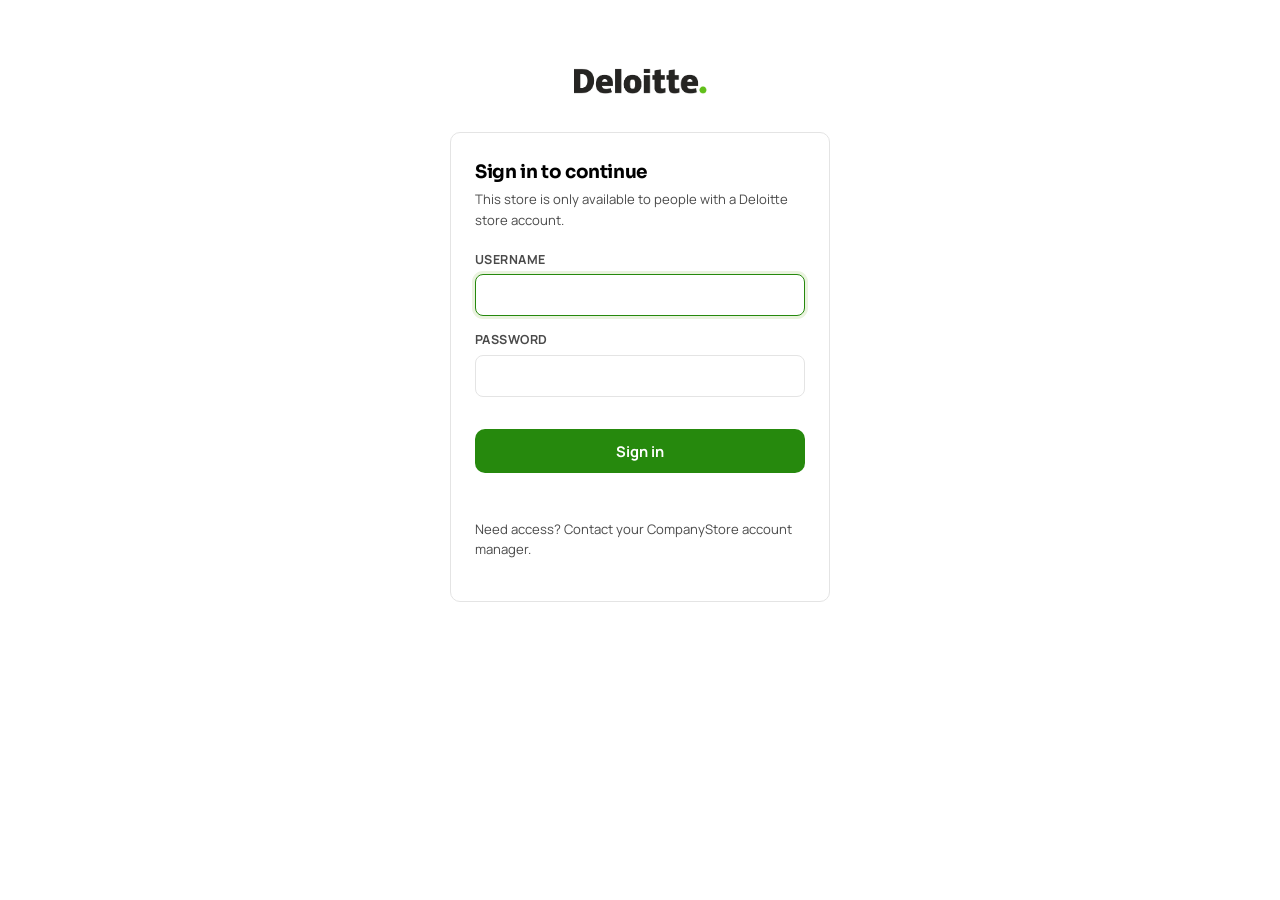
<file: index.html>
<!doctype html>
<html lang="en">
<head>
<meta charset="utf-8">
<script>if(!sessionStorage.getItem('cs_session')){location.replace('login.html?next='+encodeURIComponent(location.pathname.split('/').pop()||'index.html'));}</script>
<meta name="viewport" content="width=device-width,initial-scale=1">
<meta name="robots" content="noindex,nofollow">
<title>Deloitte Merchandise Store</title>
<link rel="preconnect" href="https://fonts.googleapis.com">
<link rel="preconnect" href="https://fonts.gstatic.com" crossorigin>
<link href="https://fonts.googleapis.com/css2?family=Sora:wght@400;500;600;700;800&family=Manrope:wght@400;500;600;700&display=swap" rel="stylesheet">
<link rel="stylesheet" href="assets/css/app.css">
</head>
<body>
<main>
  <section id="hero"></section>

  <div class="wrap">
    <div id="banners"></div>

    <section class="home-sec">
      <h2>Shop the category</h2>
      <div class="cat-tiles" id="cats"></div>
    </section>

    <section class="home-sec">
      <div class="row-between" style="margin-bottom:22px">
        <h2 style="margin:0">Deloitte Top Selling</h2>
        <a class="link-quiet" href="all.html">View all</a>
      </div>
      <div class="grid grid-5" id="featured"></div>
    </section>
  </div>
</main>

<script src="assets/js/app.js"></script>
<script>
(async function () {
  await Catalog.load();
  mount();
  paintHero();
  paintBanners();

  const counts = {};
  for (const p of Catalog.products) counts[p.category] = (counts[p.category] || 0) + 1;

  /* Each category is shown by its dearest product, which is reliably the one
     photographed well enough to carry a tile. */
  document.getElementById('cats').append(...Catalog.categories.map(c => {
    const inCat = Catalog.products.filter(p => p.category === c.slug);
    const withImg = inCat.filter(p => p.image && !String(p.image).startsWith('data:'));
    const rep = (withImg.length ? withImg : inCat)
      .sort((a, b) => b.base_price - a.base_price)[0];
    return el('a', { class: 'cat-tile', href: 'category.html?cat=' + encodeURIComponent(c.slug) },
      el('div', { class: 'cat-tile-img' },
        rep ? el('img', { src: imgAt(rep.image, 400), alt: '', loading: 'lazy' }) : null),
      el('div', { class: 'cat-tile-label' }, c.label),
      el('div', { class: 'small muted' }, `${counts[c.slug] || 0} products`));
  }));

  // The products the sheet actually flags as top selling, dearest first, capped at 10.
  const picks = Catalog.products.filter(p => p.top_selling)
    .sort((a, b) => b.base_price - a.base_price).slice(0, 10);
  document.getElementById('featured').append(...picks.map(productCard));
})();

/* First active banner is the hero. Falls back to the settings copy, then to
   hard-coded text, so the page never renders empty. */
function paintHero() {
  const b = Site.banners[0];
  const host = document.getElementById('hero');

  /* Banner artwork carries its own headline, body copy and logo, so it is
     shown whole rather than darkened into a backdrop for a second set of the
     same words. Several banners with artwork become a carousel; one is just a
     picture. Without artwork the page still needs the typeset hero below. */
  const art = Site.banners.filter(x => x.image_url);
  if (art.length) {
    host.className = 'hero-art';
    const slides = art.map((s, i) => {
      const img = el('img', { src: s.image_url, alt: s.title || 'Deloitte Merchandise Store',
        loading: i ? 'lazy' : 'eager' });
      const slide = s.link_url
        ? el('a', { class: 'hero-slide' + (i ? '' : ' on'), href: s.link_url }, img)
        : el('div', { class: 'hero-slide' + (i ? '' : ' on') }, img);
      host.append(slide);
      return slide;
    });

    if (art.length > 1) {
      let at = 0;
      const dots = art.map((s, i) => el('button', {
        class: 'hero-dot' + (i ? '' : ' on'), type: 'button',
        'aria-label': 'Banner ' + (i + 1), onclick: () => show(i),
      }));
      const show = i => {
        at = i;
        slides.forEach((sl, n) => sl.classList.toggle('on', n === i));
        dots.forEach((d, n) => d.classList.toggle('on', n === i));
      };
      host.append(el('div', { class: 'hero-dots' }, dots));
      setInterval(() => show((at + 1) % art.length), 6000);
    }
    return;
  }

  host.className = 'hero';
  host.append(el('div', { class: 'wrap' },
    el('img', { class: 'hero-logo', alt: 'SecondHQ',
      src: Site.get('logo_white_url', 'assets/brand/logo-white.png') }),
    el('h1', {}, (b && b.title) || Site.get('hero_title', 'CompanyStore branded merchandise')),
    el('p', {}, (b && b.subtitle) || Site.get('hero_subtitle',
      'Browse the approved catalogue. Sign in at checkout to raise an order for approval.')),
    b && b.link_url
      ? el('a', { class: 'btn', href: b.link_url, style: 'margin-top:18px' }, 'Browse')
      : null));
}

/* Any banners after the first render as a promo row. */
function paintBanners() {
  const rest = Site.banners.slice(1);
  const host = document.getElementById('banners');
  if (!rest.length) return;
  host.className = 'promo-grid';
  host.append(...rest.map(b => el('a', {
    class: 'promo', href: b.link_url || '#',
    style: b.image_url ? `background-image:linear-gradient(rgba(0,21,61,.55),rgba(0,21,61,.55)),url(${b.image_url})` : '',
  }, el('div', {}, el('h3', {}, b.title || ''), el('p', { class: 'small' }, b.subtitle || '')))));
}
</script>
</body>
</html>
</file>
<file: assets/css/app.css>
/* CompanyStore B2B store.
   Palette sampled live from secondhq.com (DOM computed-style inspection,
   2026-09-03), not a redraw: the logo mark itself renders at #3401FF, page
   surfaces sit in a dark navy/slate range, secondary links run a cooler
   royal blue, and neutrals are cool slates rather than true greys. Token
   *names* are kept from the previous (CompanyStore) build so the rest of this file,
   and every page that references var(--brand) etc., did not need to change
   — only the values did. */

:root {
  --brand: #26890D;       /* Deloitte accessible green (buttons/links) */
  --brand-dark: #1C6B0A;
  --brand-deep: #046A38;
  --brand-bright: #86BC25;/* Deloitte signature green (accents) */
  --ink: #000000;         /* Deloitte black — hero/dark surfaces */
  --ink-soft: #1A1A1A;
  --grey: #8A8A8A;
  --off: #F7F7F7;
  --tint: #EAF3DF;        /* light green tint */
  --line: #E4E4E4;
  --muted: #4A4A4A;
  --radius: 10px;
  --shadow: 0 1px 3px rgba(0, 0, 0, .07), 0 8px 24px rgba(0, 0, 0, .06);
}

* { box-sizing: border-box; }

html { -webkit-text-size-adjust: 100%; }

body {
  margin: 0;
  font-family: Manrope, -apple-system, BlinkMacSystemFont, 'Segoe UI', sans-serif;
  color: var(--ink);
  background: #fff;
  font-size: 15px;
  line-height: 1.55;
  display: flex;
  flex-direction: column;
  min-height: 100vh;
}

main { flex: 1; }

a { color: var(--ink); text-decoration: none; }
a:hover { color: var(--brand); }

/* secondhq.com sets headlines in Arboria, a licensed font we can't legally
   embed from a CDN. Sora is the closest freely-licensed match: a bold,
   geometric grotesque with the same squared, confident letterforms. */
h1, h2, h3, h4 { margin: 0 0 .5rem; font-family: Sora, Manrope, sans-serif; font-weight: 700; letter-spacing: -.02em; line-height: 1.2; }
h1 { font-size: 2rem; }
h2 { font-size: 1.35rem; }
h3 { font-size: 1.05rem; }

.wrap { width: 100%; max-width: 1180px; margin: 0 auto; padding: 0 20px; }
.hidden { display: none !important; }
.muted { color: var(--muted); }
.small { font-size: .82rem; }
.mono { font-variant-numeric: tabular-nums; }
.right { text-align: right; }
.center { text-align: center; }
.stack > * + * { margin-top: 1rem; }
.row { display: flex; gap: 12px; align-items: center; }
.row-between { display: flex; gap: 12px; align-items: center; justify-content: space-between; }
.grow { flex: 1; }

/* ------------------------------------------------------------------ header */

.site-head {
  border-bottom: 1px solid var(--line);
  background: #fff;
  position: sticky;
  top: 0;
  z-index: 40;
}

.head-inner { display: flex; align-items: center; gap: 28px; height: 68px; }

.brand { display: flex; align-items: center; gap: 11px; }
.brand-logo { height: 20px; width: auto; display: block; }
.brand-sub { font-size: .78rem; color: var(--muted); font-weight: 600; text-transform: uppercase; letter-spacing: .08em; }

.nav { display: flex; gap: 22px; flex: 1; }
.nav a { font-weight: 600; font-size: .92rem; padding: 6px 0; border-bottom: 2px solid transparent; }
.nav a.on, .nav a:hover { border-bottom-color: var(--brand); color: var(--ink); }

.head-right { display: flex; align-items: center; gap: 18px; }
.who { display: flex; align-items: center; gap: 12px; }
.who-name { font-size: .85rem; font-weight: 600; }
.link-quiet { font-size: .85rem; color: var(--muted); font-weight: 600; }
.link-quiet:hover { color: var(--brand); }

.cart-btn {
  display: inline-flex; align-items: center; gap: 8px;
  background: var(--ink); color: #fff;
  padding: 9px 16px; border-radius: var(--radius);
  font-weight: 700; font-size: .85rem;
}
.cart-btn:hover { background: var(--brand); color: #fff; }
.pill {
  background: var(--brand); color: #fff; border-radius: 999px;
  min-width: 20px; height: 20px; padding: 0 6px;
  display: inline-flex; align-items: center; justify-content: center;
  font-size: .72rem; font-weight: 800;
}
.cart-btn .pill { background: var(--brand); color: #fff; }

/* ------------------------------------------------------------------ footer */

.site-foot { border-top: 1px solid var(--line); margin-top: 64px; padding: 22px 0; background: var(--off); }
.foot-inner { display: flex; justify-content: space-between; font-size: .82rem; color: var(--muted); }

/* -------------------------------------------------------------------- hero */

.hero { background: var(--ink); color: #fff; padding: 52px 0 56px; }
.hero h1 { color: #fff; font-size: 2.4rem; max-width: 640px; }
.hero p { color: var(--grey); max-width: 560px; margin: 0; }
.hero .bar { width: 56px; height: 4px; background: var(--brand); margin-bottom: 20px; }
.hero-logo { height: 28px; width: auto; display: block; margin-bottom: 22px; }

/* Hero that is one piece of artwork rather than typeset copy over a photo. */
.hero-art { display: block; background: var(--ink); }
.hero-art img { display: block; width: 100%; height: auto; }
.hero-art .wrap { padding: 18px 0 4px; }

.cat-grid { display: grid; grid-template-columns: repeat(4, 1fr); gap: 16px; margin: 32px 0; }
.cat-card {
  border: 1px solid var(--line); border-radius: var(--radius);
  padding: 20px; background: #fff; transition: .15s;
}
.cat-card:hover { border-color: var(--brand); box-shadow: var(--shadow); }
.cat-card h3 { margin-bottom: 2px; }
.cat-card .small { color: var(--muted); }

/* ------------------------------------------------------------------- cards */

.grid { display: grid; grid-template-columns: repeat(4, 1fr); gap: 18px; }

.card {
  border: 1px solid var(--line); border-radius: var(--radius);
  overflow: hidden; background: #fff; display: flex; flex-direction: column;
  transition: .15s;
}
.card:hover { box-shadow: var(--shadow); border-color: var(--grey); }

.card-img {
  aspect-ratio: 1; background: var(--off);
  display: flex; align-items: center; justify-content: center; overflow: hidden;
}
.card-img img { width: 100%; height: 100%; object-fit: contain; }

.card-body { padding: 14px; display: flex; flex-direction: column; gap: 6px; flex: 1; }
.card-name { font-weight: 700; font-size: .92rem; line-height: 1.35; }
.card-sku { font-size: .72rem; color: var(--grey); font-weight: 600; letter-spacing: .04em; }
.card-price { font-weight: 800; font-size: 1.05rem; margin-top: auto; }
.card-price .from { font-size: .72rem; color: var(--muted); font-weight: 600; display: block; }
.card-moq { font-size: .74rem; color: var(--muted); font-weight: 600; }

.tag {
  display: inline-block; align-self: flex-start; background: var(--tint); color: var(--brand);
  border-radius: 4px; padding: 2px 7px; font-size: .68rem;
  font-weight: 800; letter-spacing: .05em; text-transform: uppercase;
}

.card-badges { display: flex; flex-wrap: wrap; gap: 6px; }
.badge {
  display: inline-block; border-radius: 4px; padding: 2px 7px; font-size: .64rem;
  font-weight: 800; letter-spacing: .05em; text-transform: uppercase;
}
.badge-top { background: #fff4e0; color: #a15c00; }
.badge-sustainable { background: #e6f6ea; color: #1a7a3c; }

/* ----------------------------------------------------------------- product */

.pdp { display: grid; grid-template-columns: 1fr 1fr; gap: 44px; margin: 32px 0; align-items: start; }
.pdp > * { min-width: 0; }
.pdp-img { background: var(--off); border-radius: var(--radius); aspect-ratio: 1; position: sticky; top: 88px; display: flex; align-items: center; justify-content: center; }
.pdp-img img { width: 92%; height: 92%; object-fit: contain; }

.spec-table { width: 100%; border-collapse: collapse; font-size: .88rem; }
.spec-table td { padding: 7px 0; border-bottom: 1px solid var(--line); vertical-align: top; }
.spec-table td:first-child { color: var(--muted); font-weight: 600; width: 38%; }

.tier-table { width: 100%; border-collapse: collapse; font-size: .88rem; margin-top: 8px; }
.tier-table th { text-align: left; font-size: .7rem; text-transform: uppercase; letter-spacing: .06em; color: var(--muted); padding: 8px 10px; border-bottom: 1px solid var(--line); }
.tier-table td { padding: 9px 10px; border-bottom: 1px solid var(--line); }
.tier-table tr.on { background: var(--tint); }
.tier-table tr.on td { font-weight: 800; }
.tier-table tr.on td:first-child::before { content: '▸ '; color: var(--brand); }

.size-grid { display: flex; flex-wrap: wrap; gap: 8px; }
.size-box {
  border: 1px solid var(--line); border-radius: 8px; padding: 8px;
  width: 74px; text-align: center;
}
.size-box.has { border-color: var(--ink); }
.size-box label { display: block; font-weight: 800; font-size: .78rem; margin-bottom: 5px; }
.size-box input { width: 100%; border: 0; text-align: center; font-family: inherit; font-weight: 700; font-size: .9rem; padding: 3px 0; background: var(--off); border-radius: 5px; }
.size-box input:focus { outline: 2px solid var(--brand); }

/* ------------------------------------------------------------------ inputs */

.btn {
  display: inline-flex; align-items: center; justify-content: center; gap: 8px;
  background: var(--brand); color: #fff; border: 0;
  padding: 12px 22px; border-radius: var(--radius);
  font-family: inherit; font-weight: 700; font-size: .92rem; cursor: pointer;
  transition: .15s;
}
.btn:hover { background: var(--brand-dark); color: #fff; }
.btn:disabled { background: var(--grey); cursor: not-allowed; }
.btn-dark { background: var(--ink); }
.btn-dark:hover { background: var(--ink-soft); }
.btn-ghost { background: #fff; color: var(--ink); border: 1px solid var(--line); }
.btn-ghost:hover { background: var(--off); color: var(--ink); border-color: var(--grey); }
.btn-sm { padding: 7px 13px; font-size: .8rem; }
.btn-block { width: 100%; }

label.field { display: block; margin-bottom: 14px; }
label.field > span { display: block; font-size: .78rem; font-weight: 700; margin-bottom: 5px; text-transform: uppercase; letter-spacing: .04em; color: var(--muted); }
label.field > span .req { color: var(--brand); }

input[type=text], input[type=email], input[type=password], input[type=tel],
input[type=number], input[type=date], select, textarea {
  width: 100%; padding: 10px 12px;
  border: 1px solid var(--line); border-radius: 8px;
  font-family: inherit; font-size: .92rem; background: #fff; color: var(--ink);
}
input:focus, select:focus, textarea:focus { outline: 0; border-color: var(--brand); box-shadow: 0 0 0 3px var(--tint); }
textarea { min-height: 92px; resize: vertical; }
input[type=file] { font-size: .85rem; }

.form-grid { display: grid; grid-template-columns: 1fr 1fr; gap: 0 16px; }
.form-grid .full { grid-column: 1 / -1; }

/* ------------------------------------------------------------------ panels */

.panel { border: 1px solid var(--line); border-radius: var(--radius); padding: 22px; background: #fff; }
.panel + .panel { margin-top: 18px; }
.panel h2 { font-size: 1.05rem; margin-bottom: 14px; padding-bottom: 10px; border-bottom: 1px solid var(--line); }

.note { background: var(--tint); border-left: 3px solid var(--brand); padding: 12px 14px; border-radius: 0 8px 8px 0; font-size: .87rem; }
.note-quiet { background: var(--off); border-left-color: var(--grey); }

.totals { width: 100%; border-collapse: collapse; }
.totals td { padding: 7px 0; }
.totals td:last-child { text-align: right; font-variant-numeric: tabular-nums; font-weight: 600; }
.totals tr.grand td { border-top: 2px solid var(--ink); padding-top: 12px; font-size: 1.2rem; font-weight: 800; }

/* ------------------------------------------------------------------- table */

.tbl { width: 100%; border-collapse: collapse; font-size: .88rem; }
.tbl th { text-align: left; font-size: .7rem; text-transform: uppercase; letter-spacing: .06em; color: var(--muted); padding: 10px; border-bottom: 1px solid var(--line); white-space: nowrap; }
.tbl td { padding: 12px 10px; border-bottom: 1px solid var(--line); vertical-align: middle; }
.tbl tbody tr:hover { background: var(--off); }
.tbl .num { text-align: right; font-variant-numeric: tabular-nums; }

.thumb { width: 52px; height: 52px; object-fit: contain; background: var(--off); border-radius: 6px; }

.qty-in { width: 76px; text-align: center; }

.status {
  display: inline-block; padding: 3px 10px; border-radius: 999px;
  font-size: .72rem; font-weight: 800; text-transform: uppercase; letter-spacing: .04em;
  background: var(--off); color: var(--muted); border: 1px solid var(--line);
}
.status.pending { background: var(--tint); color: var(--brand); border-color: #B6E1F7; }
.status.approved { background: var(--ink); color: #fff; border-color: var(--ink); }
.status.rejected { background: var(--brand); color: #fff; border-color: var(--brand); }
.status.closed { background: var(--off); color: var(--ink); border-color: var(--grey); }

/* ------------------------------------------------------------------- toast */

.toast {
  position: fixed; left: 50%; bottom: 28px; transform: translate(-50%, 20px);
  background: var(--ink); color: #fff; padding: 13px 20px;
  border-radius: var(--radius); font-weight: 600; font-size: .88rem;
  opacity: 0; transition: .25s; z-index: 100; max-width: 90vw;
  box-shadow: 0 8px 30px rgba(0, 0, 0, .25);
}
.toast.show { opacity: 1; transform: translate(-50%, 0); }
.toast-error { background: var(--brand); }

/* -------------------------------------------------------------------- misc */

.crumbs { font-size: .8rem; color: var(--muted); margin: 20px 0 6px; font-weight: 600; }
.crumbs a { color: var(--muted); }
.crumbs a:hover { color: var(--brand); }

.page-head { margin: 8px 0 24px; padding-bottom: 16px; border-bottom: 1px solid var(--line); }

.filters { display: flex; gap: 8px; flex-wrap: wrap; margin-bottom: 22px; }
.chip {
  border: 1px solid var(--line); background: #fff; border-radius: 999px;
  padding: 6px 15px; font-size: .82rem; font-weight: 600; cursor: pointer;
  font-family: inherit; color: var(--ink);
}
.chip.on { background: var(--ink); color: #fff; border-color: var(--ink); }
.chip:hover:not(.on) { border-color: var(--brand); color: var(--brand); }

.narrow { max-width: 460px; margin: 56px auto; }
.mid { max-width: 780px; margin: 0 auto; }

.empty { text-align: center; padding: 72px 20px; color: var(--muted); }
.empty h2 { color: var(--ink); }

.drop {
  border: 2px dashed var(--line); border-radius: var(--radius);
  padding: 26px; text-align: center; cursor: pointer; background: var(--off);
}
.drop:hover, .drop.over { border-color: var(--brand); background: var(--tint); }
.file-row { display: flex; align-items: center; gap: 10px; padding: 8px 0; border-bottom: 1px solid var(--line); font-size: .85rem; }

@media (max-width: 900px) {
  .grid, .cat-grid { grid-template-columns: repeat(2, 1fr); }
  .pdp, .form-grid { grid-template-columns: 1fr; }
  /* The image is sticky so it stays beside the buy panel on a wide screen.
     Once the grid is one column there is nothing beside it, so sticky just
     drags the image down over the copy underneath. */
  .pdp-img { position: static; top: auto; }
  .nav { display: none; }
  .head-inner { gap: 14px; }
}

/* Homepage promo banners, everything after the hero. */
.promo-grid { display: grid; grid-template-columns: repeat(auto-fit, minmax(260px, 1fr)); gap: 16px; margin: 28px 0 0; }
.promo {
  min-height: 150px; border-radius: var(--radius); padding: 22px;
  display: flex; align-items: flex-end; color: #fff; background: var(--ink);
  background-size: cover; background-position: center;
}
.promo h3 { color: #fff; margin: 0 0 2px; }
.promo p { margin: 0; color: rgba(255, 255, 255, .82); }
.promo:hover { color: #fff; opacity: .93; }

/* ------------------------------------------------------------ filter bar */
.fbar { display: flex; flex-wrap: wrap; gap: 14px; align-items: flex-end;
        background: #fff; border: 1px solid var(--line); border-radius: var(--radius);
        box-shadow: var(--shadow); padding: 14px 16px; margin-bottom: 18px; }
.fbar-fld { display: flex; flex-direction: column; gap: 5px; }
.fbar-fld > span { font-size: .68rem; font-weight: 800; letter-spacing: .07em;
                   text-transform: uppercase; color: var(--muted); }
.fbar-fld input, .fbar-fld select { padding: 9px 11px; border: 1.5px solid var(--line);
  border-radius: 8px; font-family: inherit; font-size: .9rem; background: var(--off); color: var(--ink); }
.fbar-fld input:focus, .fbar-fld select:focus { outline: none; border-color: var(--brand);
  background: #fff; box-shadow: 0 0 0 3px rgba(0, 156, 222, .15); }
.fbar-fld #fq { min-width: 240px; }
.fbar-fld #fmoq { width: 90px; }
.fbar-range { display: flex; align-items: center; gap: 6px; }
.fbar-range input { width: 86px; }
.fbar-range i { color: var(--muted); font-style: normal; }
.fbar-count { font-size: .85rem; color: var(--muted); margin-bottom: 12px; }
@media (max-width: 720px) {
  .fbar { flex-direction: column; align-items: stretch; }
  .fbar-fld #fq { min-width: 0; width: 100%; }
  .fbar > .btn { margin-left: 0 !important; }
}

/* --------------------------------------------------------- filter sidebar */
.catalog-layout { display: grid; grid-template-columns: 232px 1fr; gap: 28px; align-items: start; }
.catalog-main { min-width: 0; }

.rail-toggle-btn { display: none; margin-bottom: 14px; }

.filter-rail {
  position: sticky; top: 20px;
  border: 1px solid var(--line); border-radius: var(--radius);
  background: #fff; padding: 18px; display: flex; flex-direction: column; gap: 20px;
}
.rail-sec + .rail-sec { border-top: 1px solid var(--line); padding-top: 16px; }
.rail-title { font-size: .72rem; font-weight: 800; letter-spacing: .06em;
              text-transform: uppercase; color: var(--muted); margin: 0 0 10px; }
.rail-chips { display: flex; flex-wrap: wrap; gap: 8px; }
.rail-list { display: flex; flex-direction: column; gap: 10px; }
.rail-check { display: flex; align-items: center; gap: 9px; font-size: .88rem; cursor: pointer; }
.rail-check input { width: 16px; height: 16px; accent-color: var(--brand); flex: none; }
.rail-clear { width: 100%; }

@media (max-width: 900px) {
  .catalog-layout { grid-template-columns: 1fr; }
  .rail-toggle-btn { display: inline-flex; }
  .filter-rail { display: none; position: static; margin-bottom: 18px; }
  .filter-rail.rail-open { display: flex; }
}

/* --------------------------------------------------------- kit builder */
.nav-kit { font-weight: 800; color: var(--brand-deep); }
.kit-form { display: flex; flex-wrap: wrap; gap: 14px; align-items: flex-end;
            background: #fff; border: 1px solid var(--line); border-radius: var(--radius);
            box-shadow: var(--shadow); padding: 16px 18px; margin-bottom: 18px; }
.kit { border: 1px solid var(--line); border-radius: var(--radius); background: #fff;
       box-shadow: var(--shadow); margin-bottom: 16px; overflow: hidden; }
.kit-head { display: flex; justify-content: space-between; align-items: center; gap: 12px;
            padding: 12px 16px; background: var(--off); border-bottom: 1px solid var(--line);
            flex-wrap: wrap; }
.kit-items { display: grid; gap: 12px; padding: 16px;
             grid-template-columns: repeat(auto-fill, minmax(140px, 1fr)); }
.kit-item { border: 1px solid var(--line); border-radius: 10px; padding: 10px;
            text-align: center; position: relative; }
.kit-item img { width: 100%; height: 90px; object-fit: contain;
                background: var(--off); border-radius: 6px; display: block; }
.kit-item .kn { font-size: 12px; font-weight: 700; margin-top: 7px; line-height: 1.25;
                display: -webkit-box; -webkit-line-clamp: 2; -webkit-box-orient: vertical; overflow: hidden; }
.kit-item .kp { font-size: 12px; color: var(--muted); margin-top: 3px; }
.kit-item .kx { position: absolute; top: -8px; right: -8px; width: 22px; height: 22px;
                border-radius: 50%; border: 1px solid var(--line); background: #fff;
                color: #D93025; cursor: pointer; font-size: 12px; line-height: 1; }
.kit-foot { display: flex; justify-content: space-between; align-items: center; gap: 12px;
            padding: 12px 16px; border-top: 1px solid var(--line); flex-wrap: wrap; }
.kit-per { font-size: 1.05rem; font-weight: 800; }
.size-split { display: grid; gap: 10px; margin-top: 12px;
              grid-template-columns: repeat(auto-fill, minmax(92px, 1fr)); }
.size-split label { display: flex; flex-direction: column; gap: 4px; font-size: .75rem;
                    font-weight: 700; color: var(--muted); }
.size-split input { padding: 7px 9px; border: 1.5px solid var(--line); border-radius: 8px;
                    font-family: inherit; }
.note-warn { border-left: 3px solid #D93025; }

/* ------------------------------------------------- kit item actions + picker */
.kit-item .kit-acts { display: flex; gap: 6px; margin-top: 8px; }
.kit-rep { flex: 1; border: 1px solid var(--line); background: #fff; border-radius: 8px;
           padding: 6px 8px; font: inherit; font-size: .72rem; font-weight: 700;
           color: var(--ink); cursor: pointer; }
.kit-rep:hover { background: var(--tint); border-color: var(--brand); }
.kit-rem { width: 30px; border: 1px solid var(--line); background: #fff; border-radius: 8px;
           color: #D93025; cursor: pointer; font-size: 1rem; line-height: 1; }
.kit-rem:hover { background: #D93025; color: #fff; border-color: #D93025; }
.kit-add { border: 2px dashed var(--line); border-radius: 10px; background: var(--off);
           display: flex; flex-direction: column; align-items: center; justify-content: center;
           gap: 4px; cursor: pointer; font: inherit; font-size: .8rem; font-weight: 700;
           color: var(--brand-deep); min-height: 150px; }
.kit-add:hover { border-color: var(--brand); background: var(--tint); }
.kit-add .plus { font-size: 1.5rem; line-height: 1; }

.kmodal { position: fixed; inset: 0; background: rgba(0,21,61,.5); z-index: 90;
          display: flex; align-items: center; justify-content: center; padding: 24px; }
.kmodal-inner { background: #fff; border-radius: 14px; width: min(980px, 100%);
                max-height: 88vh; display: flex; flex-direction: column; padding: 20px; }
.kmodal-head { display: flex; justify-content: space-between; align-items: flex-start;
               gap: 12px; margin-bottom: 14px; }
.kmodal-head h3 { margin: 0 0 3px; }
.kmodal-foot { margin-top: 14px; text-align: center; }
.kmodal .pick-grid { flex: 1; overflow-y: auto; display: grid; gap: 12px; padding: 4px;
                     grid-template-columns: repeat(auto-fill, minmax(150px, 1fr)); }
.pick-tile { border: 1.5px solid var(--line); border-radius: 10px; padding: 10px;
             background: #fff; cursor: pointer; text-align: left; font: inherit; display: block; }
.pick-tile:hover { border-color: var(--brand); box-shadow: 0 0 0 3px rgba(0,156,222,.15); }
.pick-tile img { width: 100%; height: 84px; object-fit: contain; background: var(--off);
                 border-radius: 6px; display: block; margin-bottom: 8px; }
.pick-name { display: block; font-size: 12px; font-weight: 700; line-height: 1.25;
             -webkit-line-clamp: 2; -webkit-box-orient: vertical; display: -webkit-box; overflow: hidden; }
.pick-meta { display: block; font-size: 11px; color: var(--muted); margin-top: 3px; }
.pick-price { display: block; font-size: 13px; font-weight: 800; margin-top: 5px; }

/* -------------------------------------------------------------- analytics */
.stat-row { display: grid; gap: 12px; margin-bottom: 18px;
            grid-template-columns: repeat(auto-fit, minmax(150px, 1fr)); }
.stat { background: #fff; border: 1px solid var(--line); border-radius: var(--radius);
        box-shadow: var(--shadow); padding: 14px 16px; }
.stat-n { font-size: 1.5rem; font-weight: 800; letter-spacing: -.01em; }
.stat-l { font-size: .72rem; font-weight: 700; letter-spacing: .06em;
          text-transform: uppercase; color: var(--muted); margin-top: 4px; }
.an-two { display: grid; gap: 16px; grid-template-columns: 1fr 1fr; align-items: start; }
@media (max-width: 900px) { .an-two { grid-template-columns: 1fr; } }

.bars { display: flex; flex-direction: column; gap: 8px; }
.bar-row { display: grid; grid-template-columns: minmax(90px, 34%) 1fr auto;
           gap: 10px; align-items: center; }
.bar-label { font-size: .82rem; font-weight: 600; overflow: hidden;
             text-overflow: ellipsis; white-space: nowrap; }
.bar-track { background: var(--off); border-radius: 4px; height: 14px; overflow: hidden; }
.bar-fill { height: 100%; background: var(--brand); border-radius: 0 4px 4px 0; min-width: 2px; }
.bar-val { font-size: .78rem; color: var(--muted); white-space: nowrap; }
.spark { width: 100%; height: 96px; display: block; }

/* ------------------------------------------------- analytics product rows */
.prod-rows { display: flex; flex-direction: column; gap: 4px; }
.prod-row { display: grid; grid-template-columns: 22px 52px 1fr auto; gap: 12px;
            align-items: center; padding: 8px; border-radius: 10px;
            text-decoration: none; color: inherit; }
.prod-row:hover { background: var(--off); }
.prod-rank { font-size: .8rem; font-weight: 800; color: var(--muted); text-align: center; }
.prod-img { width: 52px; height: 52px; object-fit: contain; background: var(--off);
            border-radius: 8px; }
.prod-body { min-width: 0; }
.prod-name { display: block; font-size: .86rem; font-weight: 700; line-height: 1.25;
             overflow: hidden; text-overflow: ellipsis; white-space: nowrap; }
.prod-sku { display: block; font-size: .72rem; color: var(--muted); margin-top: 2px; }
.prod-val { font-size: .84rem; font-weight: 800; white-space: nowrap; }

/* ------------------------------------------------------------ switch */
.sw { display: inline-flex; align-items: center; gap: 9px; border: 0; padding: 0;
      background: none; font: inherit; cursor: pointer; color: var(--ink); }
.sw:disabled { opacity: .55; cursor: default; }
.sw-track { width: 38px; height: 22px; border-radius: 999px; background: var(--grey);
            position: relative; flex: none; transition: background .16s ease; }
.sw-knob { position: absolute; top: 3px; left: 3px; width: 16px; height: 16px;
           border-radius: 50%; background: #fff; transition: transform .16s ease;
           box-shadow: 0 1px 3px rgba(0, 21, 61, .35); }
.sw.on .sw-track { background: var(--brand); }
.sw.on .sw-knob { transform: translateX(16px); }
.sw-label { font-size: .82rem; font-weight: 700; }
.sw:not(.on) .sw-label { color: var(--muted); }
.sw:focus-visible { outline: 2px solid var(--brand); outline-offset: 3px; border-radius: 6px; }


/* ================================================== store chrome, CompanyStore layout
   Account strip, logo + search, category rail, then a footer that carries the
   service address and the firm's line. Mirrors the Magento store this replaces
   so the two do not read as different shops during the changeover. */

.site-head { position: static; border-bottom: 0; }

.util { background: var(--ink); color: #fff; }
.util-inner { display: flex; align-items: center; justify-content: flex-end;
              gap: 18px; height: 36px; font-size: .8rem; }
.util a { color: #fff; font-weight: 600; }
.util a:hover { color: var(--brand); }
.util-name { color: var(--grey); }
.util-btn { background: var(--brand); color: #fff; padding: 5px 14px; border-radius: 6px; font-weight: 700; }
.util-btn:hover { background: #fff; color: var(--ink); }

.head-inner { display: flex; align-items: center; gap: 24px; height: 88px; }
.brand-logo { height: 26px; }

.search { position: relative; flex: 1; max-width: 400px; margin-left: auto; }
.search input {
  width: 100%; padding: 9px 42px 9px 14px; font: inherit; font-size: .9rem;
  border: 1px solid var(--line); border-radius: 8px; background: var(--off);
}
.search input:focus { outline: none; background: #fff; border-color: var(--brand);
                      box-shadow: 0 0 0 3px rgba(0, 156, 222, .15); }
.search button { position: absolute; top: 4px; right: 4px; width: 32px; height: 30px;
                 display: flex; align-items: center; justify-content: center;
                 border: 0; background: none; color: var(--muted); cursor: pointer; }
.search button:hover { color: var(--brand); }

.head-icons { display: flex; align-items: center; gap: 4px; }
.icon-btn { position: relative; width: 42px; height: 42px; border-radius: 8px;
            display: flex; align-items: center; justify-content: center; color: var(--ink); }
.icon-btn:hover { background: var(--off); color: var(--brand); }
.icon-btn .pill { position: absolute; top: 2px; right: 0; }

.catnav { background: var(--off); border-top: 1px solid var(--line); border-bottom: 1px solid var(--line); }
.catnav-inner { display: flex; align-items: center; gap: 26px; height: 46px; overflow-x: auto; }
.catnav a { font-weight: 600; font-size: .9rem; white-space: nowrap; }
.catnav a.on, .catnav a:hover { color: var(--brand); }

/* ----------------------------------------------------------- hero carousel */

.hero-art { position: relative; background: var(--ink); }
.hero-slide { display: none; }
.hero-slide.on { display: block; }
.hero-slide img { display: block; width: 100%; height: auto; aspect-ratio: 2073 / 600; object-fit: cover; }
.hero-dots { position: absolute; left: 0; right: 0; bottom: 14px;
             display: flex; justify-content: center; gap: 9px; }
.hero-dot { width: 11px; height: 11px; padding: 0; border: 0; border-radius: 50%;
            background: rgba(255, 255, 255, .5); cursor: pointer; }
.hero-dot.on { background: #fff; }

/* -------------------------------------------------------- homepage sections */

.home-sec { margin-top: 44px; }
.home-sec h2 { font-size: 1.5rem; font-weight: 700; margin-bottom: 22px; }

/* Five categories once Trophies arrived, and a sixth is a sheet edit away. */
.cat-tiles { display: grid; grid-template-columns: repeat(auto-fit, minmax(200px, 1fr)); gap: 22px; }
.cat-tile { text-align: center; }
.cat-tile-img { height: 232px; padding: 18px; background: #fff;
                border: 1px solid var(--line); border-radius: var(--radius);
                display: flex; align-items: center; justify-content: center; }
.cat-tile:hover .cat-tile-img { border-color: var(--brand); box-shadow: var(--shadow); }
.cat-tile-img img { max-width: 100%; max-height: 100%; object-fit: contain; }
.cat-tile-label { margin-top: 12px; font-size: 1.05rem; font-weight: 700; }

.grid-5 { grid-template-columns: repeat(5, 1fr); }
.grid-3 { grid-template-columns: repeat(3, 1fr); }

/* ------------------------------------------------------------------ footer */

.site-foot { margin-top: 56px; padding: 26px 0 34px; }
.foot-inner { display: block; font-size: .84rem; color: var(--muted); line-height: 1.7; }
.foot-inner a { color: var(--muted); text-decoration: underline; }
.foot-inner a:hover { color: var(--brand); }
.foot-inner p { margin: 0; }
.foot-links { margin: 4px 0 14px; }
.foot-note { max-width: 900px; }
.foot-copy { margin-top: 12px; }

@media (max-width: 900px) {
  .head-inner { height: auto; flex-wrap: wrap; padding-top: 14px; padding-bottom: 14px; gap: 14px; }
  .search { order: 3; flex-basis: 100%; max-width: none; margin-left: 0; }
  .head-icons { margin-left: auto; }
  .cat-tiles, .grid-5, .grid-3 { grid-template-columns: repeat(2, 1fr); }
  .cat-tile-img { height: 170px; }
}


/* ------------------------------------------------ category rail, with menus */

.catnav-inner { overflow: visible; }
.catnav-item { position: relative; }
.catnav-top { display: inline-flex; align-items: center; gap: 6px;
              font-weight: 600; font-size: .9rem; white-space: nowrap; line-height: 46px; }
.catnav-top.on, .catnav-top:hover { color: var(--brand); }
.catnav-top .caret { font-size: .7rem; color: var(--muted); }

/* Hover opens it, focus-within keeps it open for the keyboard. */
.catnav-menu {
  display: none; position: absolute; top: 100%; left: -14px; z-index: 50;
  min-width: 196px; padding: 8px 0; background: #fff;
  border: 1px solid var(--line); border-top: 0; box-shadow: var(--shadow);
}
.catnav-item:hover .catnav-menu, .catnav-item:focus-within .catnav-menu { display: block; }
.catnav-menu a { display: block; padding: 9px 20px; font-size: .88rem; font-weight: 600; }
.catnav-menu a:hover { background: var(--off); color: var(--brand); }

/* --------------------------------------------------------- policy documents */

.doc-page { max-width: 860px; }
.doc-page h2 { font-size: 1.1rem; margin: 26px 0 8px; }
.doc-page p { margin: 0 0 12px; color: var(--muted); }
.doc-page ul { margin: 0 0 14px; padding-left: 20px; color: var(--muted); }
.doc-page li { margin-bottom: 6px; }
.doc-page a { color: var(--brand); text-decoration: underline; }
.doc-foot { margin-top: 34px; padding-top: 16px; border-top: 1px solid var(--line); }

/* ------------------------------------------------------------ progress bars */

.prog { height: 8px; border-radius: 999px; background: var(--off); overflow: hidden; }
.prog-fill { height: 100%; width: 0; background: var(--brand); border-radius: 999px;
             transition: width .18s linear; }
.file-prog { height: 5px; margin-top: 6px; }
.prog-text { margin-top: 8px; }


/* ------------------------------------------------------------- mobile menu */

.burger { display: none; width: 42px; height: 42px; margin-left: -6px; padding: 0;
          align-items: center; justify-content: center; border: 0; border-radius: 8px;
          background: none; color: var(--ink); cursor: pointer; }
.burger:hover { background: var(--off); color: var(--brand); }

.menu-shade { position: fixed; inset: 0; z-index: 80; background: rgba(0, 21, 61, .45); }
.menu-panel { width: min(320px, 86vw); height: 100%; background: #fff;
              display: flex; flex-direction: column; box-shadow: 0 0 40px rgba(0, 21, 61, .25); }
.menu-head { display: flex; align-items: center; justify-content: space-between;
             padding: 16px 18px; border-bottom: 1px solid var(--line); }
.menu-title { font-weight: 800; letter-spacing: .04em; text-transform: uppercase;
              font-size: .78rem; color: var(--muted); }
.menu-x { border: 0; background: none; color: var(--ink); cursor: pointer; padding: 4px; display: flex; }
.menu-x:hover { color: var(--brand); }
.menu-body { flex: 1; overflow-y: auto; padding: 8px 0 24px; }
.menu-group { padding: 8px 0; border-bottom: 1px solid var(--line); }
.menu-group:last-child { border-bottom: 0; }
.menu-cat { display: block; padding: 11px 20px; font-weight: 700; font-size: .98rem; }
.menu-cat.on, .menu-cat:hover { color: var(--brand); }
.menu-sub { display: block; padding: 8px 20px 8px 34px; font-size: .9rem; color: var(--muted); }
.menu-sub:hover { color: var(--brand); }

@media (max-width: 900px) {
  .burger { display: flex; }
  .catnav { display: none; }
  .head-inner { flex-wrap: wrap; }
  .brand { margin-right: auto; }
}

/* ---------------------------------------------------------- below-MOQ flag */

.warn {
  background: #FFF8E1; border: 1px solid #F2D680; color: #6B4E00;
  border-radius: var(--radius); padding: 12px 14px; font-size: .88rem; line-height: 1.5;
}
.warn strong { color: #5A4200; }
.warn a { color: #5A4200; text-decoration: underline; }
.tag-warn { background: #FFF1C2; color: #6B4E00; border-radius: 999px;
            padding: 2px 9px; font-size: .72rem; font-weight: 800; display: inline-block; }


/* No price to show. The markup mirrors a priced card exactly and the text is
   blank, so this must NOT restyle anything — any font-size of its own would
   change the reserved height and leave the grid rows uneven. */
.card-price-poa { visibility: hidden; }
.poa-panel {
  border: 1px solid var(--line); border-left: 3px solid var(--brand);
  border-radius: var(--radius); padding: 16px 18px; margin: 4px 0 8px;
}
.poa-panel strong { display: block; font-size: 1.15rem; margin-bottom: 4px; }

/* ------------------------------------------------- event-kit pages */
.ek-hero { border-radius: var(--radius); overflow: hidden; background: var(--off); margin-bottom: 18px; }
.ek-hero img { display: block; width: 100%; height: auto; max-height: 420px; object-fit: cover; }
.ek-gallery { display: grid; grid-template-columns: repeat(4, 1fr); gap: 14px; }
.ek-shot { display: block; border-radius: var(--radius); overflow: hidden; background: var(--off); }
.ek-shot img { display: block; width: 100%; aspect-ratio: 1; object-fit: cover; }
@media (max-width: 900px) { .ek-gallery { grid-template-columns: repeat(2, 1fr); } }

/* ------------------------------------------------- agent merch (agent.html) */
.am-internal-tag {
  display: inline-block; font-size: .7rem; font-weight: 800; text-transform: uppercase;
  letter-spacing: .06em; color: #a15c00; background: #fff4e0; border-radius: 5px;
  padding: 3px 9px; margin-bottom: 8px;
}
.am-form-grid { display: grid; grid-template-columns: repeat(4, 1fr); gap: 0 16px; }
.am-h3 { font-size: .85rem; font-weight: 800; text-transform: uppercase; letter-spacing: .04em; color: var(--muted); margin: 0 0 8px; }
.am-filter-block { border-top: 1px solid var(--line); padding-top: 14px; margin-top: 14px; }
.am-check-row { display: flex; flex-wrap: wrap; gap: 10px 18px; }
.am-check-row label { display: flex; align-items: center; gap: 6px; font-size: .85rem; }
.am-req-list { display: flex; flex-wrap: wrap; gap: 8px; margin-top: 10px; }
.am-req-chip {
  display: flex; align-items: center; gap: 8px; background: var(--tint); border-radius: 20px;
  padding: 5px 8px 5px 12px; font-size: .78rem; font-weight: 600;
}
.am-req-chip button { border: 0; background: none; cursor: pointer; color: var(--muted); font-weight: 800; }

.am-kit { border: 1px solid var(--line); border-radius: var(--radius); padding: 16px; margin-bottom: 18px; }
.am-kit-head { display: flex; align-items: center; gap: 10px; flex-wrap: wrap; justify-content: space-between; margin-bottom: 10px; }
.am-kit-name { font-size: 1.05rem; font-weight: 800; cursor: pointer; }
.am-kit-name:hover { color: var(--brand); }
.am-kit-actions { display: flex; align-items: center; gap: 6px; }
.am-kit-actions button { background: none; border: 1px solid var(--line); border-radius: 6px; cursor: pointer; font-size: .82rem; padding: 3px 8px; }
.am-kit-actions button:hover { border-color: var(--brand); color: var(--brand); }
.am-bulkbar { display: flex; gap: 8px; flex-wrap: wrap; align-items: center; background: var(--off); border-radius: 8px; padding: 8px 10px; margin-bottom: 10px; font-size: .8rem; }
.am-product-grid { display: grid; grid-template-columns: repeat(auto-fill, minmax(190px, 1fr)); gap: 12px; }
.am-pcard { border: 1px solid var(--line); border-radius: 8px; padding: 10px; position: relative; }
.am-pcard.pending { border-style: dashed; }
.am-pcard img { width: 100%; height: 90px; object-fit: contain; background: var(--off); border-radius: 6px; margin-bottom: 6px; }
.am-pcard .name { font-size: .82rem; font-weight: 700; line-height: 1.3; margin-bottom: 2px; }
.am-pcard .meta { font-size: .72rem; color: var(--muted); }
.am-pcard .price { font-weight: 800; margin: 6px 0; }
.am-pcard .row { gap: 6px; flex-wrap: wrap; }
.am-pcard .row button { font-size: .72rem; padding: 3px 7px; border: 1px solid var(--line); border-radius: 6px; background: #fff; cursor: pointer; }
.am-pcard .row button:hover { border-color: var(--brand); color: var(--brand); }
.am-pcard .sel { position: absolute; top: 8px; left: 8px; }
.am-badge-pending { position: absolute; top: 6px; right: 6px; font-size: .62rem; font-weight: 800; background: var(--ink); color: #fff; padding: 2px 6px; border-radius: 4px; }
.am-kit-total { text-align: right; font-weight: 700; margin-top: 10px; padding-top: 10px; border-top: 1px solid var(--line); }
.am-history-row { display: flex; align-items: center; gap: 10px; justify-content: space-between; padding: 8px 0; border-bottom: 1px solid var(--line); flex-wrap: wrap; }
.am-history-row button { font-size: .74rem; padding: 3px 8px; border: 1px solid var(--line); border-radius: 6px; background: #fff; cursor: pointer; }

.am-modal-overlay { position: fixed; inset: 0; background: rgba(0,0,0,.45); display: flex; align-items: flex-start; justify-content: center; padding: 40px 16px; z-index: 1000; overflow-y: auto; }
.am-modal { background: #fff; border-radius: var(--radius); max-width: 900px; width: 100%; padding: 22px; }
.am-modal-head { display: flex; justify-content: space-between; align-items: center; margin-bottom: 14px; }
.am-modal-head button { border: 0; background: none; font-size: 1.3rem; cursor: pointer; line-height: 1; }
.am-modal-grid { display: grid; grid-template-columns: repeat(auto-fill, minmax(160px, 1fr)); gap: 10px; max-height: 60vh; overflow-y: auto; }
.am-modal-pcard { border: 1px solid var(--line); border-radius: 8px; padding: 8px; text-align: left; background: #fff; cursor: pointer; }
.am-modal-pcard:hover { border-color: var(--brand); }
.am-modal-pcard img { width: 100%; height: 80px; object-fit: contain; background: var(--off); border-radius: 6px; margin-bottom: 6px; }

@media (max-width: 900px) { .am-form-grid { grid-template-columns: repeat(2, 1fr); } }

/* ------------------------------------------------------------- admin portal */
.adm-tabs { display: flex; gap: 4px; border-bottom: 1px solid var(--line); margin-bottom: 20px; flex-wrap: wrap; }
.adm-tab { padding: 10px 16px; font-size: .86rem; font-weight: 700; color: var(--muted); background: none; border: 0; border-bottom: 2px solid transparent; cursor: pointer; }
.adm-tab:hover { color: var(--ink); }
.adm-tab.on { color: var(--brand); border-bottom-color: var(--brand); }
.adm-role-chip { display: inline-block; font-size: .62rem; font-weight: 800; text-transform: uppercase; letter-spacing: .04em; padding: 2px 8px; border-radius: 999px; background: var(--tint); color: var(--brand-deep); }
.adm-role-chip.super { background: var(--ink); color: #fff; }
.adm-badge { display: inline-block; font-size: .66rem; font-weight: 700; padding: 2px 7px; border-radius: 6px; background: var(--off); color: var(--muted); }
.adm-badge.on { background: #e6f6ea; color: #1a7a3c; }
.adm-badge.warn { background: #fdeceb; color: #b3261e; }
.adm-toolbar { display: flex; gap: 10px; flex-wrap: wrap; align-items: center; margin-bottom: 16px; }
.adm-toolbar input, .adm-toolbar select { padding: 8px 10px; border: 1px solid var(--line); border-radius: 8px; font-size: .84rem; }
.adm-table { width: 100%; border-collapse: collapse; font-size: .86rem; }
.adm-table th { text-align: left; font-size: .68rem; text-transform: uppercase; letter-spacing: .05em; color: var(--muted); padding: 8px 10px; border-bottom: 1px solid var(--line); white-space: nowrap; }
.adm-table td { padding: 10px; border-bottom: 1px solid var(--line); vertical-align: middle; }
.adm-table-wrap { overflow-x: auto; border: 1px solid var(--line); border-radius: var(--radius); }
.adm-switch { position: relative; width: 38px; height: 22px; border-radius: 999px; background: var(--line); border: 0; cursor: pointer; flex: none; }
.adm-switch.on { background: var(--brand); }
.adm-switch::after { content: ''; position: absolute; top: 2px; left: 2px; width: 18px; height: 18px; border-radius: 50%; background: #fff; transition: left .15s; }
.adm-switch.on::after { left: 18px; }
.adm-menu { position: relative; display: inline-block; }
.adm-menu-list { position: absolute; right: 0; top: 100%; margin-top: 4px; background: #fff; border: 1px solid var(--line); border-radius: 8px; box-shadow: var(--shadow); min-width: 170px; z-index: 40; overflow: hidden; }
.adm-menu-list button { display: block; width: 100%; text-align: left; padding: 9px 12px; font-size: .82rem; background: none; border: 0; cursor: pointer; }
.adm-menu-list button:hover { background: var(--off); }
.adm-menu-list button.danger { color: #b3261e; }
.adm-shade { position: fixed; inset: 0; background: rgba(0,0,0,.35); z-index: 900; display: flex; justify-content: flex-end; }
.adm-drawer { width: 100%; max-width: 460px; background: #fff; height: 100%; overflow-y: auto; padding: 24px; box-shadow: -8px 0 24px rgba(0,0,0,.12); }
.adm-drawer-head { display: flex; justify-content: space-between; align-items: center; margin-bottom: 18px; }
.adm-drawer-head button { border: 0; background: none; font-size: 1.4rem; cursor: pointer; line-height: 1; color: var(--muted); }
.adm-form-grid { display: grid; gap: 14px; }
.adm-onepass { font-family: ui-monospace, SFMono-Regular, Menlo, monospace; background: var(--off); border: 1px dashed var(--grey); border-radius: 8px; padding: 14px; font-size: .95rem; word-break: break-all; margin: 10px 0; }
.adm-empty { text-align: center; padding: 48px 16px; color: var(--muted); }
@media (max-width: 640px) { .adm-drawer { max-width: 100%; } }
@media (max-width: 560px) { .am-form-grid { grid-template-columns: 1fr; } .am-product-grid { grid-template-columns: repeat(auto-fill, minmax(140px, 1fr)); } }
</file>
